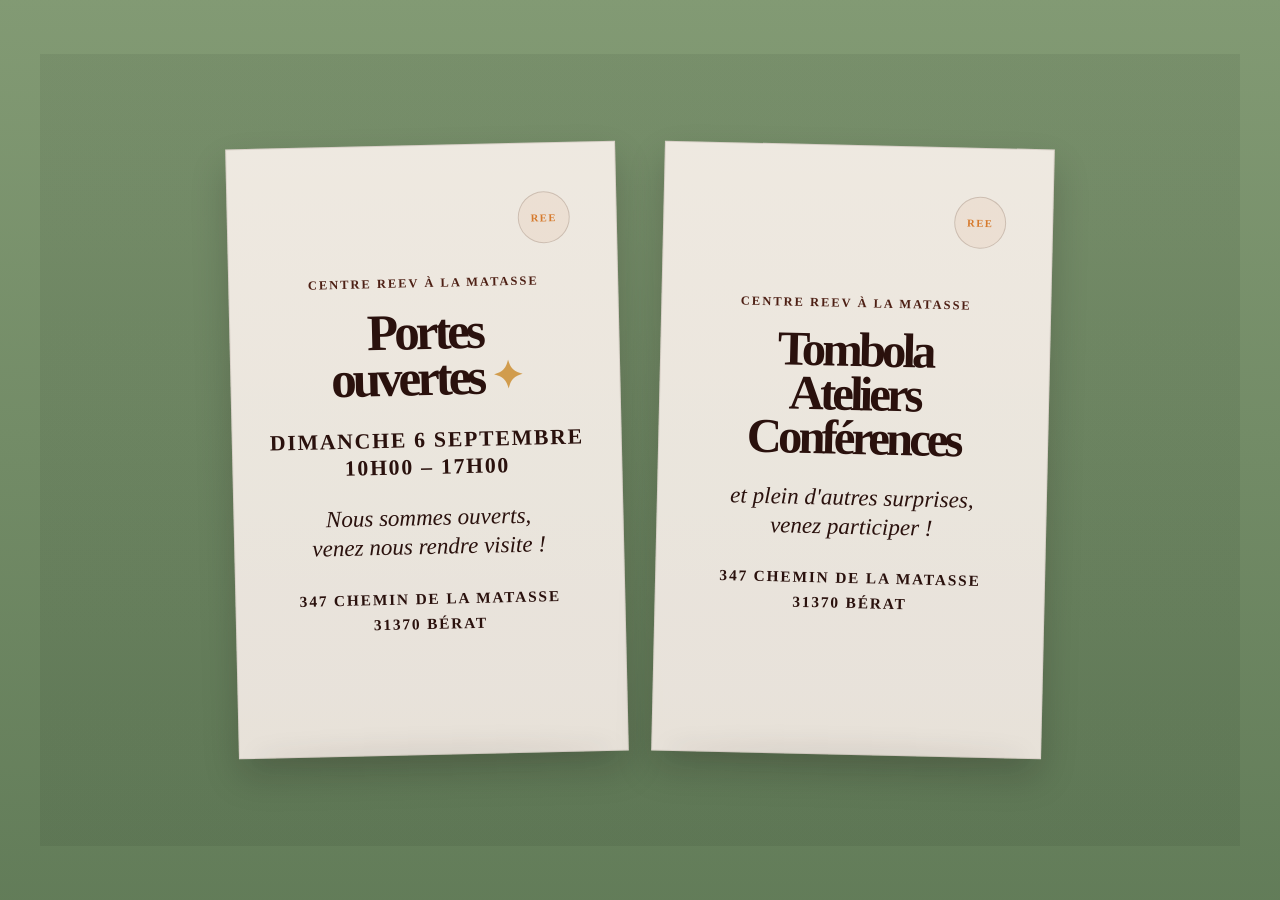
<file: flyer-mockup.html>
<!DOCTYPE html>
<html lang="fr">
  <head>
    <meta charset="UTF-8" />
    <meta name="viewport" content="width=device-width, initial-scale=1.0" />
    <title>Flyer mockup</title>
    <style>
      :root {
        --paper: rgba(244, 237, 229, 0.95);
        --ink: #4d1f14;
        --ink-deep: #2a110d;
        --gold: #d19c4d;
        --shadow: rgba(17, 12, 9, 0.18);
      }

      * { box-sizing: border-box; }

      html, body {
        margin: 0;
        min-height: 100%;
        font-family: Georgia, "Times New Roman", serif;
        background: linear-gradient(180deg, rgba(125,150,110,0.8), rgba(92,119,82,0.8));
      }

      body {
        min-height: 100vh;
        display: grid;
        place-items: center;
        padding: 26px;
      }

      .scene {
        width: min(100%, 1200px);
        min-height: 88vh;
        background:
          linear-gradient(rgba(18, 30, 19, 0.08), rgba(18, 30, 19, 0.08)),
          url('https://images.unsplash.com/photo-1500530855697-b586d89ba3ee?auto=format&fit=crop&w=1600&q=80') center/cover no-repeat;
        display: flex;
        align-items: center;
        justify-content: center;
        padding: 30px;
      }

      .gallery {
        width: min(100%, 1000px);
        display: flex;
        justify-content: center;
        gap: 36px;
      }

      .poster {
        position: relative;
        width: min(40vw, 390px);
        min-height: 610px;
        background: var(--paper);
        box-shadow: 0 18px 36px var(--shadow);
        border: 1px solid rgba(45, 17, 13, 0.1);
        padding: 34px 28px 22px;
      }

      .poster.left { transform: rotate(-1.3deg); }
      .poster.right { transform: rotate(1.3deg); }

      .poster::before {
        content: "";
        position: absolute;
        inset: 0;
        background: linear-gradient(180deg, rgba(255,255,255,0.08), rgba(0,0,0,0.02));
        pointer-events: none;
      }

      .poster::after {
        content: "";
        position: absolute;
        left: 12px;
        right: 12px;
        bottom: -8px;
        height: 18px;
        border-radius: 50%;
        background: rgba(25, 16, 11, 0.08);
        filter: blur(10px);
      }

      .content {
        position: relative;
        z-index: 1;
        text-align: center;
        height: 100%;
        display: flex;
        flex-direction: column;
        align-items: center;
        justify-content: center;
      }

      .badge {
        position: absolute;
        top: 14px;
        right: 18px;
        width: 52px;
        height: 52px;
        border-radius: 50%;
        color: #d67a2d;
        border: 1px solid rgba(65, 37, 24, 0.18);
        background: rgba(218, 133, 67, 0.08);
        display: grid;
        place-items: center;
        font-size: 0.66rem;
        font-weight: 700;
        letter-spacing: 0.14em;
      }

      .eyebrow {
        margin: 0 0 18px;
        font-size: 0.78rem;
        font-weight: 700;
        letter-spacing: 0.16em;
        text-transform: uppercase;
        color: var(--ink);
      }

      .title {
        margin: 0;
        font-size: clamp(2.6rem, 4vw, 5.3rem);
        line-height: 0.9;
        letter-spacing: -0.08em;
        font-weight: 800;
        color: var(--ink-deep);
      }

      .title .block {
        display: block;
      }

      .star {
        color: var(--gold);
        font-size: 0.74em;
        display: inline-block;
        transform: translateY(-0.12em);
      }

      .date {
        margin-top: 26px;
        font-size: clamp(1.15rem, 1.7vw, 1.9rem);
        line-height: 1.25;
        letter-spacing: 0.08em;
        font-weight: 800;
        text-transform: uppercase;
        color: var(--ink-deep);
      }

      .date .small {
        display: block;
      }

      .invite {
        margin-top: 22px;
        font-size: clamp(1.1rem, 1.8vw, 2rem);
        line-height: 1.25;
        color: var(--ink-deep);
        font-style: italic;
      }

      .address {
        margin-top: 26px;
        font-size: clamp(0.88rem, 1.2vw, 1.2rem);
        line-height: 1.6;
        letter-spacing: 0.12em;
        font-weight: 700;
        color: var(--ink-deep);
      }

      .poster.right .title {
        font-size: clamp(2.3rem, 3.8vw, 4.7rem);
        letter-spacing: -0.08em;
      }

      .poster.right .invite {
        max-width: 280px;
      }

      @media (max-width: 760px) {
        .gallery {
          flex-direction: column;
          align-items: center;
        }

        .poster {
          width: min(88vw, 440px);
          min-height: 520px;
        }
      }
    </style>
  </head>
  <body>
    <div class="scene">
      <div class="gallery">
        <article class="poster left">
          <div class="content">
            <div class="badge">REE</div>
            <p class="eyebrow">Centre Reev à la Matasse</p>
            <h1 class="title">
              <span class="block">Portes</span>
              <span class="block">ouvertes <span class="star">✦</span></span>
            </h1>

            <div class="date">
              Dimanche 6 Septembre
              <span class="small">10H00 – 17H00</span>
            </div>

            <div class="invite">Nous sommes ouverts,<br /> venez nous rendre visite !</div>

            <div class="address">
              347 CHEMIN DE LA MATASSE<br />
              31370 BÉRAT
            </div>
          </div>
        </article>

        <article class="poster right">
          <div class="content">
            <div class="badge">REE</div>
            <p class="eyebrow">Centre Reev à la Matasse</p>
            <h1 class="title">
              <span class="block">Tombola</span>
              <span class="block">Ateliers</span>
              <span class="block">Conférences</span>
            </h1>

            <div class="invite">et plein d'autres surprises,<br /> venez participer !</div>

            <div class="address">
              347 CHEMIN DE LA MATASSE<br />
              31370 BÉRAT
            </div>
          </div>
        </article>
      </div>
    </div>
  </body>
</html>
</file>
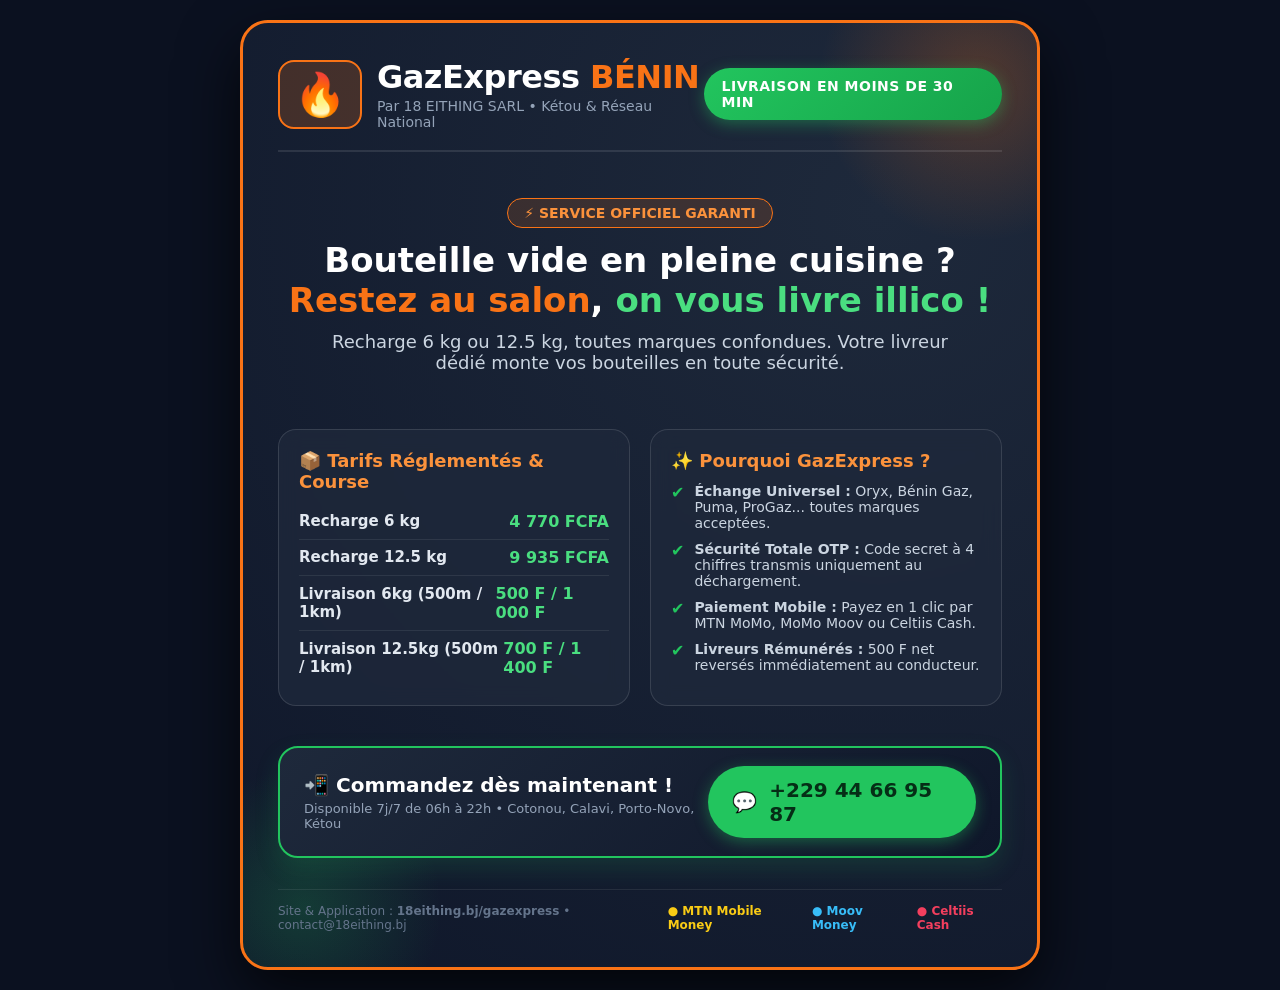
<file: affiches/affiche_reseaux_sociaux.html>
<!DOCTYPE html>
<html lang="fr">
<head>
  <meta charset="UTF-8">
  <meta name="viewport" content="width=device-width, initial-scale=1.0">
  <title>Affiche Réseaux Sociaux & Statuts WhatsApp - GazExpress Bénin</title>
  <style>
    * {
      box-sizing: border-box;
      margin: 0;
      padding: 0;
      font-family: 'Segoe UI', system-ui, -apple-system, sans-serif;
    }
    body {
      background: #0b1120;
      display: flex;
      justify-content: center;
      align-items: center;
      min-height: 100vh;
      padding: 20px;
    }
    /* Format Carré 1080x1080 (standard Instagram, Post Facebook & Statut WhatsApp) */
    .poster-container {
      width: 800px;
      height: 950px;
      background: radial-gradient(circle at 80% 20%, #1e293b 0%, #0f172a 100%);
      border: 3px solid #f97316;
      border-radius: 28px;
      position: relative;
      overflow: hidden;
      padding: 35px;
      display: flex;
      flex-direction: column;
      justify-content: space-between;
      color: #ffffff;
      box-shadow: 0 25px 60px rgba(0,0,0,0.7);
    }

    /* Effets de fond déco */
    .glow-circle {
      position: absolute;
      top: -100px;
      right: -100px;
      width: 320px;
      height: 320px;
      background: radial-gradient(circle, rgba(249, 115, 22, 0.25) 0%, transparent 70%);
      border-radius: 50%;
      pointer-events: none;
    }
    .glow-circle-bottom {
      position: absolute;
      bottom: -80px;
      left: -80px;
      width: 280px;
      height: 280px;
      background: radial-gradient(circle, rgba(34, 197, 94, 0.2) 0%, transparent 70%);
      border-radius: 50%;
      pointer-events: none;
    }

    /* En-tête */
    .header {
      display: flex;
      justify-content: space-between;
      align-items: center;
      border-bottom: 2px solid rgba(255, 255, 255, 0.1);
      padding-bottom: 20px;
      z-index: 2;
    }
    .brand-group {
      display: flex;
      align-items: center;
      gap: 15px;
    }
    .logo-icon {
      font-size: 42px;
      background: rgba(249, 115, 22, 0.2);
      border: 2px solid #f97316;
      border-radius: 16px;
      padding: 8px 14px;
    }
    .brand-title {
      font-size: 32px;
      font-weight: 900;
      letter-spacing: -0.5px;
    }
    .brand-title span {
      color: #f97316;
    }
    .brand-sub {
      font-size: 14px;
      color: #94a3b8;
      margin-top: 2px;
    }
    .badge-service {
      background: linear-gradient(135deg, #22c55e, #16a34a);
      color: #fff;
      font-weight: 800;
      font-size: 14px;
      padding: 10px 18px;
      border-radius: 30px;
      text-transform: uppercase;
      letter-spacing: 0.5px;
      box-shadow: 0 4px 15px rgba(34, 197, 94, 0.4);
    }

    /* Hero / Accroche */
    .hero-content {
      text-align: center;
      margin: 15px 0;
      z-index: 2;
    }
    .hero-tag {
      display: inline-block;
      background: rgba(249, 115, 22, 0.15);
      border: 1px solid #f97316;
      color: #fb923c;
      padding: 6px 16px;
      border-radius: 20px;
      font-size: 14px;
      font-weight: 700;
      margin-bottom: 12px;
      text-transform: uppercase;
    }
    .hero-headline {
      font-size: 34px;
      font-weight: 900;
      line-height: 1.2;
      margin-bottom: 10px;
    }
    .hero-headline span.orange {
      color: #f97316;
    }
    .hero-headline span.green {
      color: #4ade80;
    }
    .hero-lead {
      font-size: 18px;
      color: #cbd5e1;
      max-width: 640px;
      margin: 0 auto;
    }

    /* Grille des offres & avantages */
    .offer-grid {
      display: grid;
      grid-template-columns: 1fr 1fr;
      gap: 20px;
      margin: 10px 0;
      z-index: 2;
    }
    .card {
      background: rgba(30, 41, 59, 0.8);
      border: 1px solid rgba(255, 255, 255, 0.12);
      border-radius: 18px;
      padding: 20px;
      backdrop-filter: blur(10px);
    }
    .card-title {
      font-size: 18px;
      font-weight: 800;
      color: #fb923c;
      margin-bottom: 12px;
      display: flex;
      align-items: center;
      gap: 8px;
    }
    .price-item {
      display: flex;
      justify-content: space-between;
      align-items: center;
      padding: 8px 0;
      border-bottom: 1px solid rgba(255, 255, 255, 0.08);
      font-size: 15px;
    }
    .price-item:last-child {
      border-bottom: none;
    }
    .price-name {
      color: #e2e8f0;
      font-weight: 600;
    }
    .price-val {
      font-weight: 800;
      color: #4ade80;
      font-size: 16px;
    }

    .feature-item {
      display: flex;
      align-items: flex-start;
      gap: 10px;
      margin-bottom: 10px;
      font-size: 14px;
      color: #cbd5e1;
    }
    .feature-item:last-child {
      margin-bottom: 0;
    }
    .feature-icon {
      color: #22c55e;
      font-weight: bold;
      font-size: 16px;
    }

    /* Call to Action & Contact */
    .cta-bar {
      background: linear-gradient(135deg, #1e293b, #0f172a);
      border: 2px solid #22c55e;
      border-radius: 20px;
      padding: 18px 24px;
      display: flex;
      justify-content: space-between;
      align-items: center;
      z-index: 2;
      box-shadow: 0 10px 25px rgba(34, 197, 94, 0.15);
    }
    .cta-left {
      display: flex;
      flex-direction: column;
      gap: 4px;
    }
    .cta-title {
      font-size: 20px;
      font-weight: 900;
      color: #fff;
    }
    .cta-subtitle {
      font-size: 13px;
      color: #94a3b8;
    }
    .cta-contact {
      display: flex;
      align-items: center;
      gap: 12px;
      background: #22c55e;
      color: #052e16;
      padding: 12px 24px;
      border-radius: 40px;
      font-size: 20px;
      font-weight: 900;
      text-decoration: none;
      box-shadow: 0 4px 15px rgba(34, 197, 94, 0.4);
    }

    /* Pied de page */
    .footer {
      display: flex;
      justify-content: space-between;
      align-items: center;
      font-size: 12px;
      color: #64748b;
      border-top: 1px solid rgba(255, 255, 255, 0.08);
      padding-top: 14px;
      z-index: 2;
    }
    .payment-tags {
      display: flex;
      gap: 14px;
      font-weight: 700;
    }
    .tag-mtn { color: #facc15; }
    .tag-moov { color: #38bdf8; }
    .tag-celtiis { color: #f43f5e; }
  </style>
</head>
<body>

  <div class="poster-container">
    <div class="glow-circle"></div>
    <div class="glow-circle-bottom"></div>

    <!-- En-tête -->
    <div class="header">
      <div class="brand-group">
        <div class="logo-icon">🔥</div>
        <div>
          <div class="brand-title">GazExpress <span>BÉNIN</span></div>
          <div class="brand-sub">Par 18 EITHING SARL • Kétou & Réseau National</div>
        </div>
      </div>
      <div class="badge-service">Livraison en moins de 30 min</div>
    </div>

    <!-- Accroche -->
    <div class="hero-content">
      <div class="hero-tag">⚡ Service Officiel Garanti</div>
      <h1 class="hero-headline">
        Bouteille vide en pleine cuisine ?<br>
        <span class="orange">Restez au salon</span>, <span class="green">on vous livre illico !</span>
      </h1>
      <p class="hero-lead">
        Recharge 6 kg ou 12.5 kg, toutes marques confondues. Votre livreur dédié monte vos bouteilles en toute sécurité.
      </p>
    </div>

    <!-- Grille Prix & Atouts -->
    <div class="offer-grid">
      <!-- Tarifs -->
      <div class="card">
        <div class="card-title">📦 Tarifs Réglementés & Course</div>
        <div class="price-item">
          <span class="price-name">Recharge 6 kg</span>
          <span class="price-val">4 770 FCFA</span>
        </div>
        <div class="price-item">
          <span class="price-name">Recharge 12.5 kg</span>
          <span class="price-val">9 935 FCFA</span>
        </div>
        <div class="price-item">
          <span class="price-name">Livraison 6kg (500m / 1km)</span>
          <span class="price-val">500 F / 1 000 F</span>
        </div>
        <div class="price-item">
          <span class="price-name">Livraison 12.5kg (500m / 1km)</span>
          <span class="price-val">700 F / 1 400 F</span>
        </div>
      </div>

      <!-- Atouts Clés -->
      <div class="card">
        <div class="card-title">✨ Pourquoi GazExpress ?</div>
        <div class="feature-item">
          <span class="feature-icon">✔</span>
          <span><strong>Échange Universel :</strong> Oryx, Bénin Gaz, Puma, ProGaz... toutes marques acceptées.</span>
        </div>
        <div class="feature-item">
          <span class="feature-icon">✔</span>
          <span><strong>Sécurité Totale OTP :</strong> Code secret à 4 chiffres transmis uniquement au déchargement.</span>
        </div>
        <div class="feature-item">
          <span class="feature-icon">✔</span>
          <span><strong>Paiement Mobile :</strong> Payez en 1 clic par MTN MoMo, MoMo Moov ou Celtiis Cash.</span>
        </div>
        <div class="feature-item">
          <span class="feature-icon">✔</span>
          <span><strong>Livreurs Rémunérés :</strong> 500 F net reversés immédiatement au conducteur.</span>
        </div>
      </div>
    </div>

    <!-- CTA Contact -->
    <div class="cta-bar">
      <div class="cta-left">
        <div class="cta-title">📲 Commandez dès maintenant !</div>
        <div class="cta-subtitle">Disponible 7j/7 de 06h à 22h • Cotonou, Calavi, Porto-Novo, Kétou</div>
      </div>
      <a href="https://wa.me/22944669587" class="cta-contact">
        <span>💬</span> +229 44 66 95 87
      </a>
    </div>

    <!-- Footer -->
    <div class="footer">
      <div>Site & Application : <strong>18eithing.bj/gazexpress</strong> • contact@18eithing.bj</div>
      <div class="payment-tags">
        <span class="tag-mtn">● MTN Mobile Money</span>
        <span class="tag-moov">● Moov Money</span>
        <span class="tag-celtiis">● Celtiis Cash</span>
      </div>
    </div>
  </div>

</body>
</html>
</file>
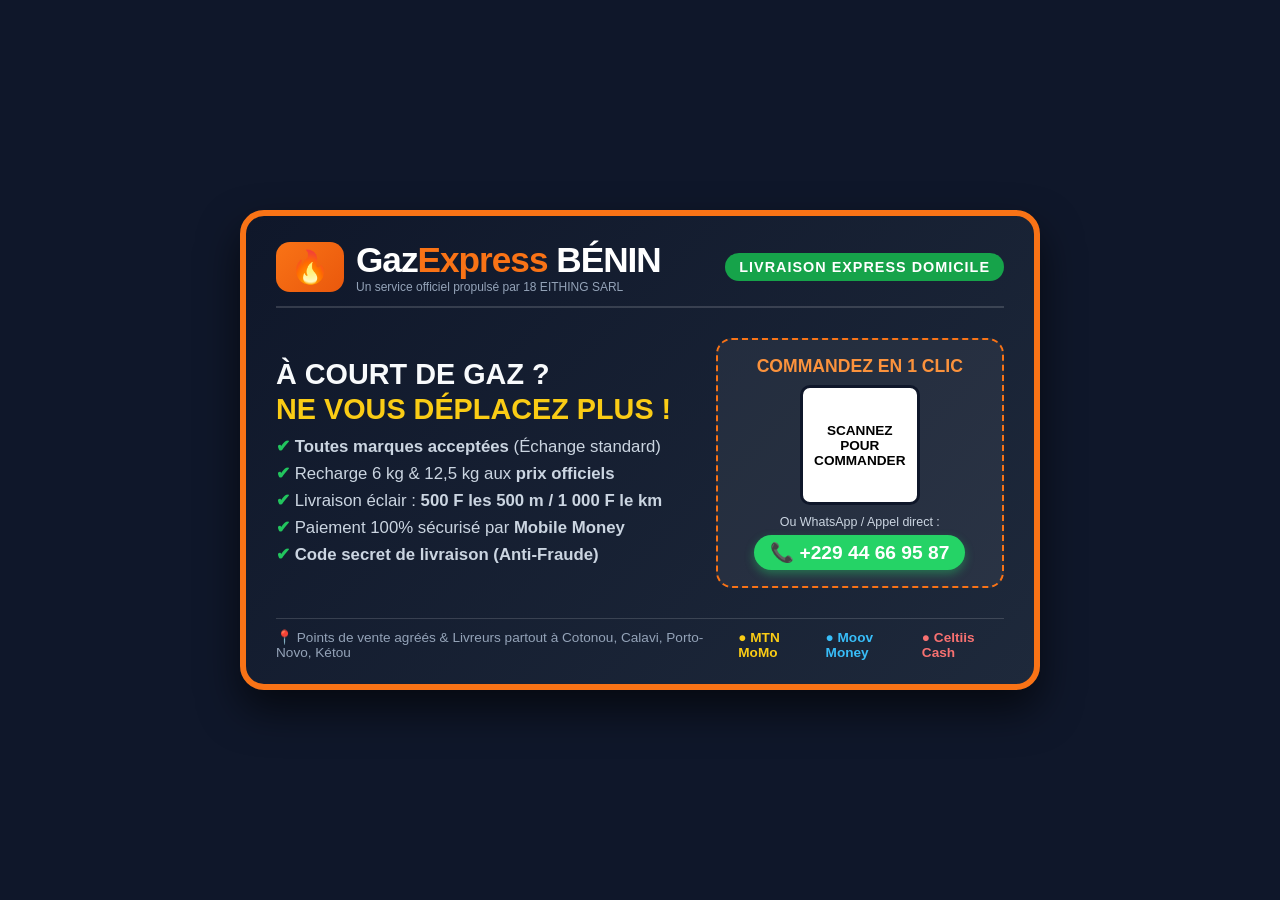
<file: affiches/affichette_moto.html>
<!DOCTYPE html>
<html lang="fr">
<head>
  <meta charset="UTF-8">
  <meta name="viewport" content="width=device-width, initial-scale=1.0">
  <title>Affichette Moto Livreur - GazExpress Bénin</title>
  <style>
    @page {
      size: A5 landscape;
      margin: 0;
    }
    * {
      box-sizing: border-box;
      margin: 0;
      padding: 0;
    }
    body {
      font-family: 'Segoe UI', Arial, sans-serif;
      background: #0f172a;
      color: #fff;
      display: flex;
      justify-content: center;
      align-items: center;
      min-height: 100vh;
      padding: 20px;
    }
    .sticker-container {
      width: 800px;
      height: 480px;
      background: linear-gradient(135deg, #0f172a 0%, #1e293b 100%);
      border: 6px solid #f97316;
      border-radius: 24px;
      padding: 24px 30px;
      display: flex;
      flex-direction: column;
      justify-content: space-between;
      position: relative;
      overflow: hidden;
      box-shadow: 0 20px 40px rgba(0,0,0,0.6);
    }
    .top-banner {
      display: flex;
      justify-content: space-between;
      align-items: center;
      border-bottom: 2px solid rgba(255,255,255,0.15);
      padding-bottom: 12px;
    }
    .brand-title {
      display: flex;
      align-items: center;
      gap: 12px;
    }
    .logo-badge {
      background: linear-gradient(135deg, #f97316, #ea580c);
      font-size: 2rem;
      padding: 6px 14px;
      border-radius: 14px;
    }
    .brand-title h1 {
      font-size: 2.2rem;
      font-weight: 900;
      letter-spacing: -1px;
    }
    .brand-title h1 span {
      color: #f97316;
    }
    .service-tag {
      background: #16a34a;
      color: #fff;
      font-weight: bold;
      padding: 6px 14px;
      border-radius: 20px;
      font-size: 0.9rem;
      text-transform: uppercase;
      letter-spacing: 1px;
    }
    .content-grid {
      display: grid;
      grid-template-columns: 1.6fr 1.1fr;
      gap: 20px;
      align-items: center;
      margin: 10px 0;
    }
    .main-message h2 {
      font-size: 1.8rem;
      font-weight: 800;
      line-height: 1.2;
      color: #f8fafc;
      margin-bottom: 8px;
    }
    .highlight-yellow {
      color: #facc15;
    }
    .features-list {
      list-style: none;
      font-size: 1.05rem;
      line-height: 1.6;
      color: #cbd5e1;
    }
    .features-list li::before {
      content: "✔ ";
      color: #22c55e;
      font-weight: bold;
    }
    .order-box {
      background: rgba(255,255,255,0.06);
      border: 2px dashed #f97316;
      border-radius: 16px;
      padding: 16px;
      text-align: center;
    }
    .order-box h3 {
      font-size: 1.1rem;
      color: #fb923c;
      margin-bottom: 8px;
      text-transform: uppercase;
    }
    .qr-placeholder {
      background: #fff;
      color: #000;
      width: 120px;
      height: 120px;
      margin: 0 auto 10px;
      border-radius: 10px;
      display: flex;
      align-items: center;
      justify-content: center;
      font-weight: 900;
      font-size: 0.85rem;
      text-align: center;
      padding: 6px;
      border: 3px solid #0f172a;
    }
    .phone-badge {
      display: inline-block;
      background: #25d366;
      color: #fff;
      font-weight: 900;
      font-size: 1.2rem;
      padding: 6px 16px;
      border-radius: 30px;
      text-decoration: none;
      box-shadow: 0 4px 10px rgba(37,211,102,0.4);
    }
    .bottom-footer {
      display: flex;
      justify-content: space-between;
      align-items: center;
      border-top: 1px solid rgba(255,255,255,0.15);
      padding-top: 10px;
      font-size: 0.85rem;
      color: #94a3b8;
    }
    .momo-tags {
      display: flex;
      gap: 10px;
      font-weight: bold;
    }
    .momo-mtn { color: #facc15; }
    .momo-moov { color: #38bdf8; }
    .momo-celtiis { color: #f87171; }
  </style>
</head>
<body>

  <!-- AFFICHE MOTO / TRICYCLE (Format résistant impression vinyle / bâche) -->
  <div class="sticker-container">

    <div class="top-banner">
      <div class="brand-title">
        <div class="logo-badge">🔥</div>
        <div>
          <h1>Gaz<span>Express</span> BÉNIN</h1>
          <p style="font-size: 0.75rem; color: #94a3b8;">Un service officiel propulsé par 18 EITHING SARL</p>
        </div>
      </div>
      <div class="service-tag">LIVRAISON EXPRESS DOMICILE</div>
    </div>

    <div class="content-grid">
      <div class="main-message">
        <h2>À COURT DE GAZ ?<br><span class="highlight-yellow">NE VOUS DÉPLACEZ PLUS !</span></h2>
        <ul class="features-list">
          <li><strong>Toutes marques acceptées</strong> (Échange standard)</li>
          <li>Recharge 6 kg & 12,5 kg aux <strong>prix officiels</strong></li>
          <li>Livraison éclair : <strong>500 F les 500 m / 1 000 F le km</strong></li>
          <li>Paiement 100% sécurisé par <strong>Mobile Money</strong></li>
          <li><strong>Code secret de livraison (Anti-Fraude)</strong></li>
        </ul>
      </div>

      <div class="order-box">
        <h3>COMMANDEZ EN 1 CLIC</h3>
        <div class="qr-placeholder">
          SCANNEZ POUR COMMANDER
        </div>
        <div style="font-size: 0.78rem; color: #cbd5e1; margin-bottom: 6px;">Ou WhatsApp / Appel direct :</div>
        <div class="phone-badge">📞 +229 44 66 95 87</div>
      </div>
    </div>

    <div class="bottom-footer">
      <div>📍 Points de vente agréés & Livreurs partout à Cotonou, Calavi, Porto-Novo, Kétou</div>
      <div class="momo-tags">
        <span class="momo-mtn">● MTN MoMo</span>
        <span class="momo-moov">● Moov Money</span>
        <span class="momo-celtiis">● Celtiis Cash</span>
      </div>
    </div>

  </div>

</body>
</html>
</file>
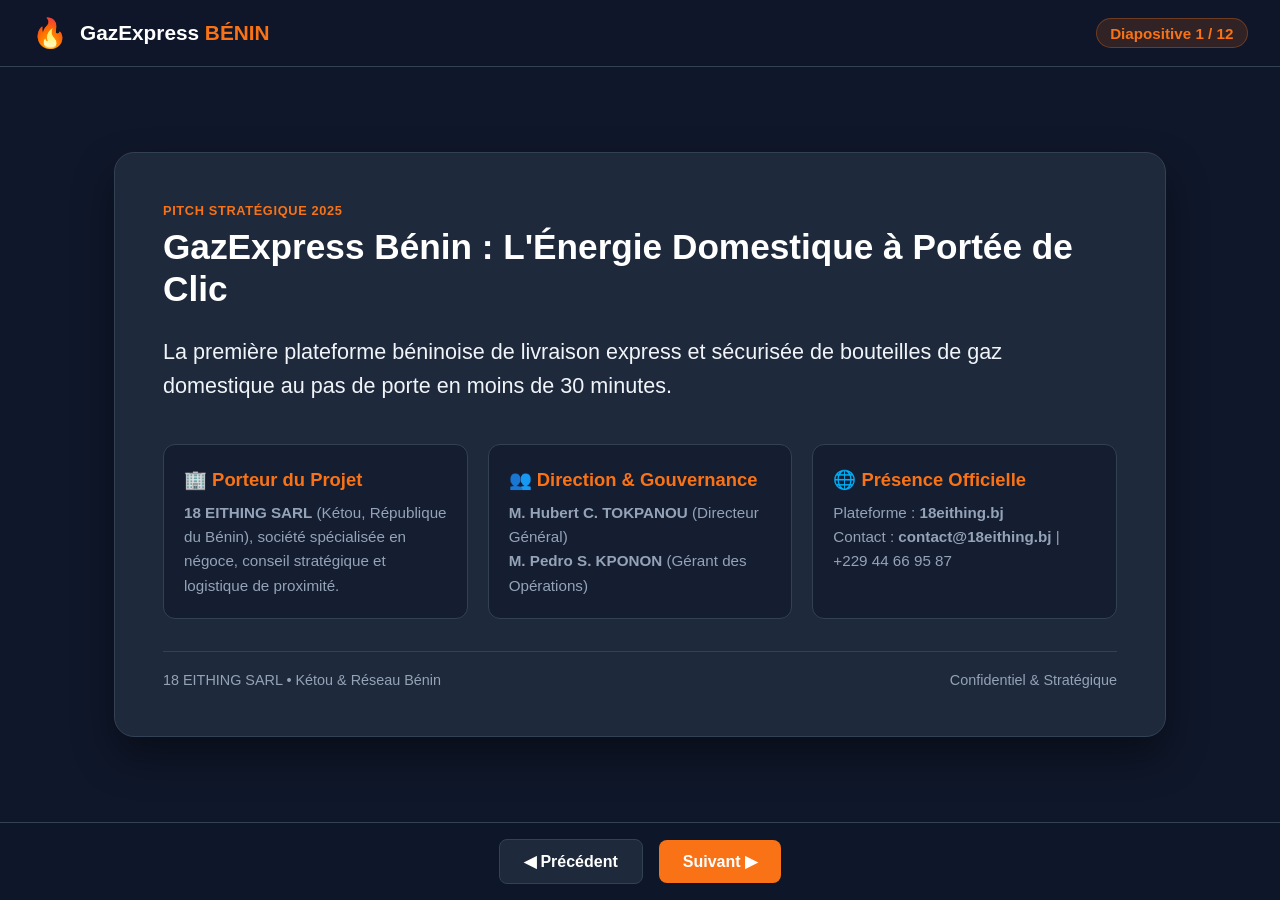
<file: presentation/pitch_deck.html>
<!DOCTYPE html>
<html lang="fr">
<head>
  <meta charset="UTF-8">
  <meta name="viewport" content="width=device-width, initial-scale=1.0">
  <title>GazExpress Bénin - Pitch Deck Interactif (Présentation Officielle)</title>
  <style>
    :root {
      --primary: #f97316;
      --primary-dark: #c2410c;
      --secondary: #10b981;
      --bg-dark: #0f172a;
      --card-bg: #1e293b;
      --text-light: #f8fafc;
      --text-muted: #94a3b8;
      --border-color: #334155;
    }
    * { box-sizing: border-box; margin: 0; padding: 0; }
    body {
      font-family: -apple-system, BlinkMacSystemFont, "Segoe UI", Roboto, Helvetica, Arial, sans-serif;
      background: var(--bg-dark);
      color: var(--text-light);
      display: flex;
      flex-direction: column;
      min-height: 100vh;
      overflow-x: hidden;
    }
    header {
      background: rgba(15, 23, 42, 0.95);
      border-bottom: 1px solid var(--border-color);
      padding: 1rem 2rem;
      display: flex;
      justify-content: space-between;
      align-items: center;
      position: sticky;
      top: 0;
      z-index: 100;
    }
    .logo-container {
      display: flex;
      align-items: center;
      gap: 0.75rem;
    }
    .logo-icon {
      font-size: 1.8rem;
    }
    .brand-name {
      font-size: 1.3rem;
      font-weight: 800;
      color: #fff;
    }
    .brand-name span { color: var(--primary); }
    .slide-counter {
      font-size: 0.95rem;
      font-weight: 600;
      color: var(--primary);
      background: rgba(249, 115, 22, 0.15);
      padding: 0.35rem 0.85rem;
      border-radius: 9999px;
      border: 1px solid rgba(249, 115, 22, 0.3);
    }
    .deck-container {
      flex: 1;
      display: flex;
      justify-content: center;
      align-items: center;
      padding: 2rem 1.5rem;
      max-width: 1100px;
      margin: 0 auto;
      width: 100%;
    }
    .slide {
      background: var(--card-bg);
      border: 1px solid var(--border-color);
      border-radius: 1.25rem;
      padding: 3rem;
      width: 100%;
      min-height: 520px;
      display: none;
      flex-direction: column;
      justify-content: space-between;
      box-shadow: 0 20px 40px rgba(0,0,0,0.4);
      animation: fadeIn 0.3s ease-out;
    }
    .slide.active {
      display: flex;
    }
    @keyframes fadeIn {
      from { opacity: 0; transform: translateY(8px); }
      to { opacity: 1; transform: translateY(0); }
    }
    .slide-header {
      margin-bottom: 1.5rem;
    }
    .slide-tag {
      display: inline-block;
      text-transform: uppercase;
      font-size: 0.8rem;
      font-weight: 700;
      letter-spacing: 0.05em;
      color: var(--primary);
      margin-bottom: 0.5rem;
    }
    .slide-title {
      font-size: 2.2rem;
      font-weight: 800;
      line-height: 1.2;
      color: #fff;
    }
    .slide-content {
      flex: 1;
      font-size: 1.15rem;
      line-height: 1.6;
      color: #cbd5e1;
      display: flex;
      flex-direction: column;
      justify-content: center;
    }
    .feature-grid {
      display: grid;
      grid-template-columns: repeat(auto-fit, minmax(280px, 1fr));
      gap: 1.25rem;
      margin-top: 1rem;
    }
    .feature-card {
      background: rgba(15, 23, 42, 0.6);
      border: 1px solid var(--border-color);
      border-radius: 0.75rem;
      padding: 1.25rem;
    }
    .feature-card h4 {
      color: var(--primary);
      font-size: 1.15rem;
      margin-bottom: 0.4rem;
      display: flex;
      align-items: center;
      gap: 0.5rem;
    }
    .feature-card p {
      font-size: 0.95rem;
      color: #94a3b8;
    }
    .stats-row {
      display: grid;
      grid-template-columns: repeat(3, 1fr);
      gap: 1.5rem;
      margin-top: 1.5rem;
    }
    .stat-box {
      background: rgba(15, 23, 42, 0.7);
      border: 1px solid var(--border-color);
      border-radius: 1rem;
      padding: 1.5rem;
      text-align: center;
    }
    .stat-number {
      font-size: 2.4rem;
      font-weight: 800;
      color: var(--secondary);
      margin-bottom: 0.25rem;
    }
    .stat-label {
      font-size: 0.9rem;
      color: var(--text-muted);
      text-transform: uppercase;
      letter-spacing: 0.05em;
    }
    .slide-footer {
      border-top: 1px solid var(--border-color);
      padding-top: 1.25rem;
      margin-top: 2rem;
      display: flex;
      justify-content: space-between;
      align-items: center;
      font-size: 0.9rem;
      color: var(--text-muted);
    }
    .controls {
      display: flex;
      justify-content: center;
      align-items: center;
      gap: 1rem;
      padding: 1rem;
      background: rgba(15, 23, 42, 0.9);
      border-top: 1px solid var(--border-color);
    }
    .btn {
      padding: 0.75rem 1.5rem;
      border-radius: 0.5rem;
      font-weight: 700;
      font-size: 1rem;
      cursor: pointer;
      border: none;
      transition: all 0.2s;
      display: inline-flex;
      align-items: center;
      gap: 0.5rem;
    }
    .btn-prev {
      background: var(--card-bg);
      color: #fff;
      border: 1px solid var(--border-color);
    }
    .btn-prev:hover { background: #334155; }
    .btn-next {
      background: var(--primary);
      color: #fff;
    }
    .btn-next:hover { background: var(--primary-dark); }
    .table-container {
      margin-top: 1rem;
      overflow-x: auto;
    }
    table {
      width: 100%;
      border-collapse: collapse;
      text-align: left;
    }
    th, td {
      padding: 0.75rem 1rem;
      border-bottom: 1px solid var(--border-color);
    }
    th {
      color: var(--primary);
      font-size: 0.95rem;
      text-transform: uppercase;
    }
    td {
      font-size: 1rem;
    }
  </style>
</head>
<body>

  <header>
    <div class="logo-container">
      <div class="logo-icon">🔥</div>
      <div class="brand-name">GazExpress <span>BÉNIN</span></div>
    </div>
    <div id="slideCounter" class="slide-counter">Diapositive 1 / 12</div>
  </header>

  <main class="deck-container">
    <!-- SLIDE 1 -->
    <article class="slide active" id="slide-1">
      <div class="slide-header">
        <span class="slide-tag">Pitch Stratégique 2025</span>
        <h1 class="slide-title">GazExpress Bénin : L'Énergie Domestique à Portée de Clic</h1>
      </div>
      <div class="slide-content">
        <p style="font-size: 1.35rem; color: #f1f5f9; margin-bottom: 1.5rem;">
          La première plateforme béninoise de livraison express et sécurisée de bouteilles de gaz domestique au pas de porte en moins de 30 minutes.
        </p>
        <div class="feature-grid">
          <div class="feature-card">
            <h4>🏢 Porteur du Projet</h4>
            <p><strong>18 EITHING SARL</strong> (Kétou, République du Bénin), société spécialisée en négoce, conseil stratégique et logistique de proximité.</p>
          </div>
          <div class="feature-card">
            <h4>👥 Direction & Gouvernance</h4>
            <p><strong>M. Hubert C. TOKPANOU</strong> (Directeur Général)<br><strong>M. Pedro S. KPONON</strong> (Gérant des Opérations)</p>
          </div>
          <div class="feature-card">
            <h4>🌐 Présence Officielle</h4>
            <p>Plateforme : <strong>18eithing.bj</strong><br>Contact : <strong>contact@18eithing.bj</strong> | +229 44 66 95 87</p>
          </div>
        </div>
      </div>
      <div class="slide-footer">
        <span>18 EITHING SARL • Kétou & Réseau Bénin</span>
        <span>Confidentiel & Stratégique</span>
      </div>
    </article>

    <!-- SLIDE 2 -->
    <article class="slide" id="slide-2">
      <div class="slide-header">
        <span class="slide-tag">Le Constat de Marché</span>
        <h2 class="slide-title">La Rupture de Gaz : Une Épreuve Quotidienne Pour les Foyers</h2>
      </div>
      <div class="slide-content">
        <div class="feature-grid">
          <div class="feature-card">
            <h4>⚠️ Pénibilité & Dangerosité</h4>
            <p>Une bouteille B12 pleine pèse plus de 26 kg. Son transport sur moto deux-roues ("Zémidjan") génère d'importants risques d'accidents corporels et de circulation.</p>
          </div>
          <div class="feature-card">
            <h4>⏳ Perte de Temps Imprévue</h4>
            <p>La panne survient quasi-systématiquement en pleine préparation de repas. L'usager perd en moyenne 45 à 90 minutes pour trouver un dépôt approvisionné.</p>
          </div>
          <div class="feature-card">
            <h4>💵 Tracas de Monnaie & Confusion</h4>
            <p>Rareté de la monnaie en espèces lors des transactions et doutes récurrents sur l'acceptation de la marque de consigne possédée par le client.</p>
          </div>
        </div>
      </div>
      <div class="slide-footer">
        <span>GazExpress Bénin • Analyse des Pain Points</span>
        <span>Slide 2 / 12</span>
      </div>
    </article>

    <!-- SLIDE 3 -->
    <article class="slide" id="slide-3">
      <div class="slide-header">
        <span class="slide-tag">La Proposition de Valeur</span>
        <h2 class="slide-title">La Solution GazExpress : Commander sans Sortir du Salon</h2>
      </div>
      <div class="slide-content">
        <div class="feature-grid">
          <div class="feature-card">
            <h4>📱 Application Web PWA Immédiate</h4>
            <p>Accessible en 1 clic sans téléchargement obligatoire depuis Android, iPhone et ordinateur. Légère, rapide, optimisée pour le réseau béninois.</p>
          </div>
          <div class="feature-card">
            <h4>⚡ Livraison en Moins de 30 Minutes</h4>
            <p>Réseau de conducteurs formés et dispatching intelligent vers le dépôt partenaire le plus proche du lieu de livraison.</p>
          </div>
          <div class="feature-card">
            <h4>🛠️ Branchement & Vérification Gratuits</h4>
            <p>Le livreur assure l'installation sécurisée de la bouteille, le contrôle du joint et le test d'étanchéité à la demande du foyer.</p>
          </div>
        </div>
      </div>
      <div class="slide-footer">
        <span>GazExpress Bénin • Proposition de Valeur</span>
        <span>Slide 3 / 12</span>
      </div>
    </article>

    <!-- SLIDE 4 -->
    <article class="slide" id="slide-4">
      <div class="slide-header">
        <span class="slide-tag">Conformité Légale</span>
        <h2 class="slide-title">Interchangeabilité Totale des Marques au Bénin</h2>
      </div>
      <div class="slide-content">
        <p style="margin-bottom: 1.25rem;">
          Conformément aux décrets officiels du Ministère de l'Industrie et du Commerce, GazExpress applique l'interchangeabilité intégrale de toutes les bouteilles de gaz agréées au Bénin :
        </p>
        <div class="feature-grid">
          <div class="feature-card">
            <h4>🔵 Oryx Energies Bénin</h4>
            <p>Formats B6 (6 kg) et B12 (12.5 kg). Échange standard immédiat sans pénalité de consigne.</p>
          </div>
          <div class="feature-card">
            <h4>🟢 Bénin Gaz</h4>
            <p>Compatibilité totale des détendeurs et robinets officiels sur l'ensemble de notre réseau.</p>
          </div>
          <div class="feature-card">
            <h4>🔴 Puma Energy Bénin</h4>
            <p>Acceptation mutuelle des bouteilles homologuées de la marque en livraison continue.</p>
          </div>
          <div class="feature-card">
            <h4>🟡 ProGaz Bénin</h4>
            <p>Recharges certifiées scellées et contrôlées livrées directement à votre domicile.</p>
          </div>
        </div>
      </div>
      <div class="slide-footer">
        <span>GazExpress Bénin • Conformité Réglementaire</span>
        <span>Slide 4 / 12</span>
      </div>
    </article>

    <!-- SLIDE 5 -->
    <article class="slide" id="slide-5">
      <div class="slide-header">
        <span class="slide-tag">Modèle Économique</span>
        <h2 class="slide-title">Tarification Transparente au Palier de 500 Mètres</h2>
      </div>
      <div class="slide-content">
        <div class="table-container">
          <table>
            <thead>
              <tr>
                <th>Format Bouteille</th>
                <th>Prix Recharge Officielle</th>
                <th>Palier de Distance</th>
                <th>Tarif Livraison</th>
              </tr>
            </thead>
            <tbody>
              <tr>
                <td><strong>Bouteille 6 kg (B6)</strong></td>
                <td>4 770 FCFA</td>
                <td>Par tranche de 500 mètres</td>
                <td>500 F (≤500m) / 1 000 F (≤1km) / 1 500 F (≤1.5km)</td>
              </tr>
              <tr>
                <td><strong>Bouteille 12.5 kg (B12)</strong></td>
                <td>9 935 FCFA</td>
                <td>Par tranche de 500 mètres</td>
                <td>700 F (≤500m) / 1 400 F (≤1km) / 2 100 F (≤1.5km)</td>
              </tr>
            </tbody>
          </table>
        </div>
        <div style="margin-top: 1.25rem; font-size: 0.95rem; color: #94a3b8;">
          * Marges récurrentes dégagées sur les paliers de distance, les accords grossistes volumiques et les abonnements maquis/restauration.
        </div>
      </div>
      <div class="slide-footer">
        <span>GazExpress Bénin • Modèle Économique</span>
        <span>Slide 5 / 12</span>
      </div>
    </article>

    <!-- SLIDE 6 -->
    <article class="slide" id="slide-6">
      <div class="slide-header">
        <span class="slide-tag">Impact Social</span>
        <h2 class="slide-title">Un Modèle Rémunérateur : 500 FCFA Net Garanti par Course</h2>
      </div>
      <div class="slide-content">
        <div class="stats-row">
          <div class="stat-box">
            <div class="stat-number">500 F</div>
            <div class="stat-label">Rémunération Nette / Course</div>
          </div>
          <div class="stat-box">
            <div class="stat-number">6 000 F</div>
            <div class="stat-label">Gain Quotidien Moyen (12 courses)</div>
          </div>
          <div class="stat-box">
            <div class="stat-number">150 000 F+</div>
            <div class="stat-label">Revenu Mensuel Supérieur au SMIG</div>
          </div>
        </div>
        <p style="margin-top: 1.5rem;">
          GazExpress crée des emplois décents et sécurisés pour les jeunes conducteurs béninois, avec équipement moto certifié et assurance responsabilité.
        </p>
      </div>
      <div class="slide-footer">
        <span>GazExpress Bénin • Modèle Social & Rémunération</span>
        <span>Slide 6 / 12</span>
      </div>
    </article>

    <!-- SLIDE 7 -->
    <article class="slide" id="slide-7">
      <div class="slide-header">
        <span class="slide-tag">Technologies & Sécurité</span>
        <h2 class="slide-title">Validation Sécurisée par Code OTP & Audit HMAC</h2>
      </div>
      <div class="slide-content">
        <div class="feature-grid">
          <div class="feature-card">
            <h4>🔐 Code Secret OTP (4 Chiffres)</h4>
            <p>Généré sur le smartphone du client. La course n'est clôturée et payée au livreur que lorsque celui-ci entre le code fourni par le client devant sa porte.</p>
          </div>
          <div class="feature-card">
            <h4>🛡️ Empreinte Cryptographique HMAC</h4>
            <p>Toutes les commandes sont scellées cryptographiquement pour interdire toute modification frauduleuse de montant ou d'adresse.</p>
          </div>
          <div class="feature-card">
            <h4>📜 Journal d'Audit Infalsifiable</h4>
            <p>Historique horodaté au millième de seconde de chaque action, assurant une transparence absolue en cas de contestation.</p>
          </div>
        </div>
      </div>
      <div class="slide-footer">
        <span>GazExpress Bénin • Sécurité Digitale</span>
        <span>Slide 7 / 12</span>
      </div>
    </article>

    <!-- SLIDE 8 -->
    <article class="slide" id="slide-8">
      <div class="slide-header">
        <span class="slide-tag">Fintech Béninoise</span>
        <h2 class="slide-title">Paiement Mobile Money & Rapprochement Bancaire</h2>
      </div>
      <div class="slide-content">
        <div class="feature-grid">
          <div class="feature-card">
            <h4>📲 Push USSD Mobile Money</h4>
            <p>Paiement instantané sur MTN (*880#), Moov (*155#) et Celtiis Cash (*889#). Déclenchement direct de l'invite de validation sur le mobile du client.</p>
          </div>
          <div class="feature-card">
            <h4>🏦 10 Banques Partenaires Béninoises</h4>
            <p>BOA Bénin, Ecobank, UBA, Société Générale Bénin, NSIA, Coris Bank, BIIC, BSIC, BGFI Bank, Orabank pour la réconciliation quotidienne des flux marchands.</p>
          </div>
        </div>
      </div>
      <div class="slide-footer">
        <span>GazExpress Bénin • Fintech & Opérations Bancaires</span>
        <span>Slide 8 / 12</span>
      </div>
    </article>

    <!-- SLIDE 9 -->
    <article class="slide" id="slide-9">
      <div class="slide-header">
        <span class="slide-tag">Marché & Opportunité</span>
        <h2 class="slide-title">Un Marché en Pleine Explosion au Bénin</h2>
      </div>
      <div class="slide-content">
        <div class="stats-row">
          <div class="stat-box">
            <div class="stat-number">3,5 M+</div>
            <div class="stat-label">Habitants Cibles en Milieu Urbain</div>
          </div>
          <div class="stat-box">
            <div class="stat-number">25 Jours</div>
            <div class="stat-label">Fréquence Moyenne de Réachat</div>
          </div>
          <div class="stat-box">
            <div class="stat-number">+18 %</div>
            <div class="stat-label">Croissance Annuelle Consommation GPL</div>
          </div>
        </div>
        <p style="margin-top: 1.5rem;">
          L'urbanisation accélérée du Grand Nokoué et les incitations écologiques gouvernementales créent un appel d'air massif pour la livraison de GPL à domicile.
        </p>
      </div>
      <div class="slide-footer">
        <span>GazExpress Bénin • Étude de Marché</span>
        <span>Slide 9 / 12</span>
      </div>
    </article>

    <!-- SLIDE 10 -->
    <article class="slide" id="slide-10">
      <div class="slide-header">
        <span class="slide-tag">Plan Opérationnel</span>
        <h2 class="slide-title">Stratégie Go-to-Market & Déploiement Territorial</h2>
      </div>
      <div class="slide-content">
        <div class="feature-grid">
          <div class="feature-card">
            <h4>📍 Phase 1 : Kétou & Calavi / Cotonou</h4>
            <p>Lancement immédiat sur le fief de 18 EITHING SARL à Kétou, couplé aux zones résidentielles prioritaires de Calavi et Cotonou (20 dépôts pilotes).</p>
          </div>
          <div class="feature-card">
            <h4>🚀 Phase 2 : Grand Nokoué</h4>
            <p>Extension à Porto-Novo, Sèmè-Kpodji et Ouidah. Marketing terrain avec stickers moto et campagnes géolocalisées sur les réseaux sociaux.</p>
          </div>
          <div class="feature-card">
            <h4>🌟 Phase 3 : Réseau National</h4>
            <p>Implantation à Parakou, Bohicon et Natitingou avec offre B2B dédiée aux restaurants, cantines et maquis.</p>
          </div>
        </div>
      </div>
      <div class="slide-footer">
        <span>GazExpress Bénin • Feuille de Route</span>
        <span>Slide 10 / 12</span>
      </div>
    </article>

    <!-- SLIDE 11 -->
    <article class="slide" id="slide-11">
      <div class="slide-header">
        <span class="slide-tag">Performances Financières</span>
        <h2 class="slide-title">Projections Financières sur 3 Ans (2025 - 2027)</h2>
      </div>
      <div class="slide-content">
        <div class="table-container">
          <table>
            <thead>
              <tr>
                <th>Indicateur Stratégique</th>
                <th>Année 1 (2025)</th>
                <th>Année 2 (2026)</th>
                <th>Année 3 (2027)</th>
              </tr>
            </thead>
            <tbody>
              <tr>
                <td>Bouteilles livrées / jour</td>
                <td>150 bouteilles</td>
                <td>650 bouteilles</td>
                <td>2 000 bouteilles</td>
              </tr>
              <tr>
                <td>Volume d'affaires brut (GMV)</td>
                <td>~450 Millions FCFA</td>
                <td>~1,95 Milliard FCFA</td>
                <td>~6,00 Milliards FCFA</td>
              </tr>
              <tr>
                <td>Chiffre d'Affaires Net Plateforme</td>
                <td><strong>41,2 Millions FCFA</strong></td>
                <td><strong>185,5 Millions FCFA</strong></td>
                <td><strong>598,0 Millions FCFA</strong></td>
              </tr>
              <tr>
                <td>EBITDA (Marge nette opérationnelle)</td>
                <td><strong>12,4 Millions FCFA (30%)</strong></td>
                <td><strong>68,6 Millions FCFA (37%)</strong></td>
                <td><strong>251,1 Millions FCFA (42%)</strong></td>
              </tr>
            </tbody>
          </table>
        </div>
      </div>
      <div class="slide-footer">
        <span>GazExpress Bénin • Modèle Financier</span>
        <span>Slide 11 / 12</span>
      </div>
    </article>

    <!-- SLIDE 12 -->
    <article class="slide" id="slide-12">
      <div class="slide-header">
        <span class="slide-tag">Opportunité d'Investissement & Partenariats</span>
        <h2 class="slide-title">Ensemble, Modernisons l'Énergie Domestique au Bénin</h2>
      </div>
      <div class="slide-content">
        <div class="feature-grid">
          <div class="feature-card">
            <h4>🤝 Partenariats Marketeurs & Grossistes</h4>
            <p>Accords de volumes préférentiels avec Oryx, Bénin Gaz, Puma et ProGaz pour fluidifier la distribution au dernier kilomètre.</p>
          </div>
          <div class="feature-card">
            <h4>💳 Partenariats Bancaires & Micro-Crédit</h4>
            <p>Financement d'équipements de sécurité et de caissons moto certifiés pour notre flotte de conducteurs partenaires.</p>
          </div>
          <div class="feature-card">
            <h4>📞 Contact Direction</h4>
            <p><strong>18 EITHING SARL</strong> — Kétou, Bénin<br>Email : <strong>contact@18eithing.bj</strong><br>Téléphone / WhatsApp : <strong>+229 44 66 95 87</strong><br>Web : <strong>18eithing.bj</strong></p>
          </div>
        </div>
      </div>
      <div class="slide-footer">
        <span>GazExpress Bénin • 18 EITHING SARL</span>
        <span>Slide 12 / 12</span>
      </div>
    </article>
  </main>

  <footer class="controls">
    <button class="btn btn-prev" id="prevBtn" onclick="prevSlide()">◀ Précédent</button>
    <button class="btn btn-next" id="nextBtn" onclick="nextSlide()">Suivant ▶</button>
  </footer>

  <script>
    let currentSlide = 1;
    const totalSlides = 12;

    function updateSlide() {
      for (let i = 1; i <= totalSlides; i++) {
        const slide = document.getElementById(`slide-${i}`);
        if (slide) {
          slide.classList.remove('active');
        }
      }
      const activeSlide = document.getElementById(`slide-${currentSlide}`);
      if (activeSlide) {
        activeSlide.classList.add('active');
      }
      document.getElementById('slideCounter').innerText = `Diapositive ${currentSlide} / ${totalSlides}`;
      document.getElementById('prevBtn').disabled = (currentSlide === 1);
      document.getElementById('nextBtn').innerText = (currentSlide === totalSlides) ? 'Terminer 🏁' : 'Suivant ▶';
    }

    function nextSlide() {
      if (currentSlide < totalSlides) {
        currentSlide++;
        updateSlide();
      }
    }

    function prevSlide() {
      if (currentSlide > 1) {
        currentSlide--;
        updateSlide();
      }
    }

    document.addEventListener('keydown', (e) => {
      if (e.key === 'ArrowRight' || e.key === ' ') {
        nextSlide();
      } else if (e.key === 'ArrowLeft') {
        prevSlide();
      }
    });

    updateSlide();
  </script>
</body>
</html>
</file>
